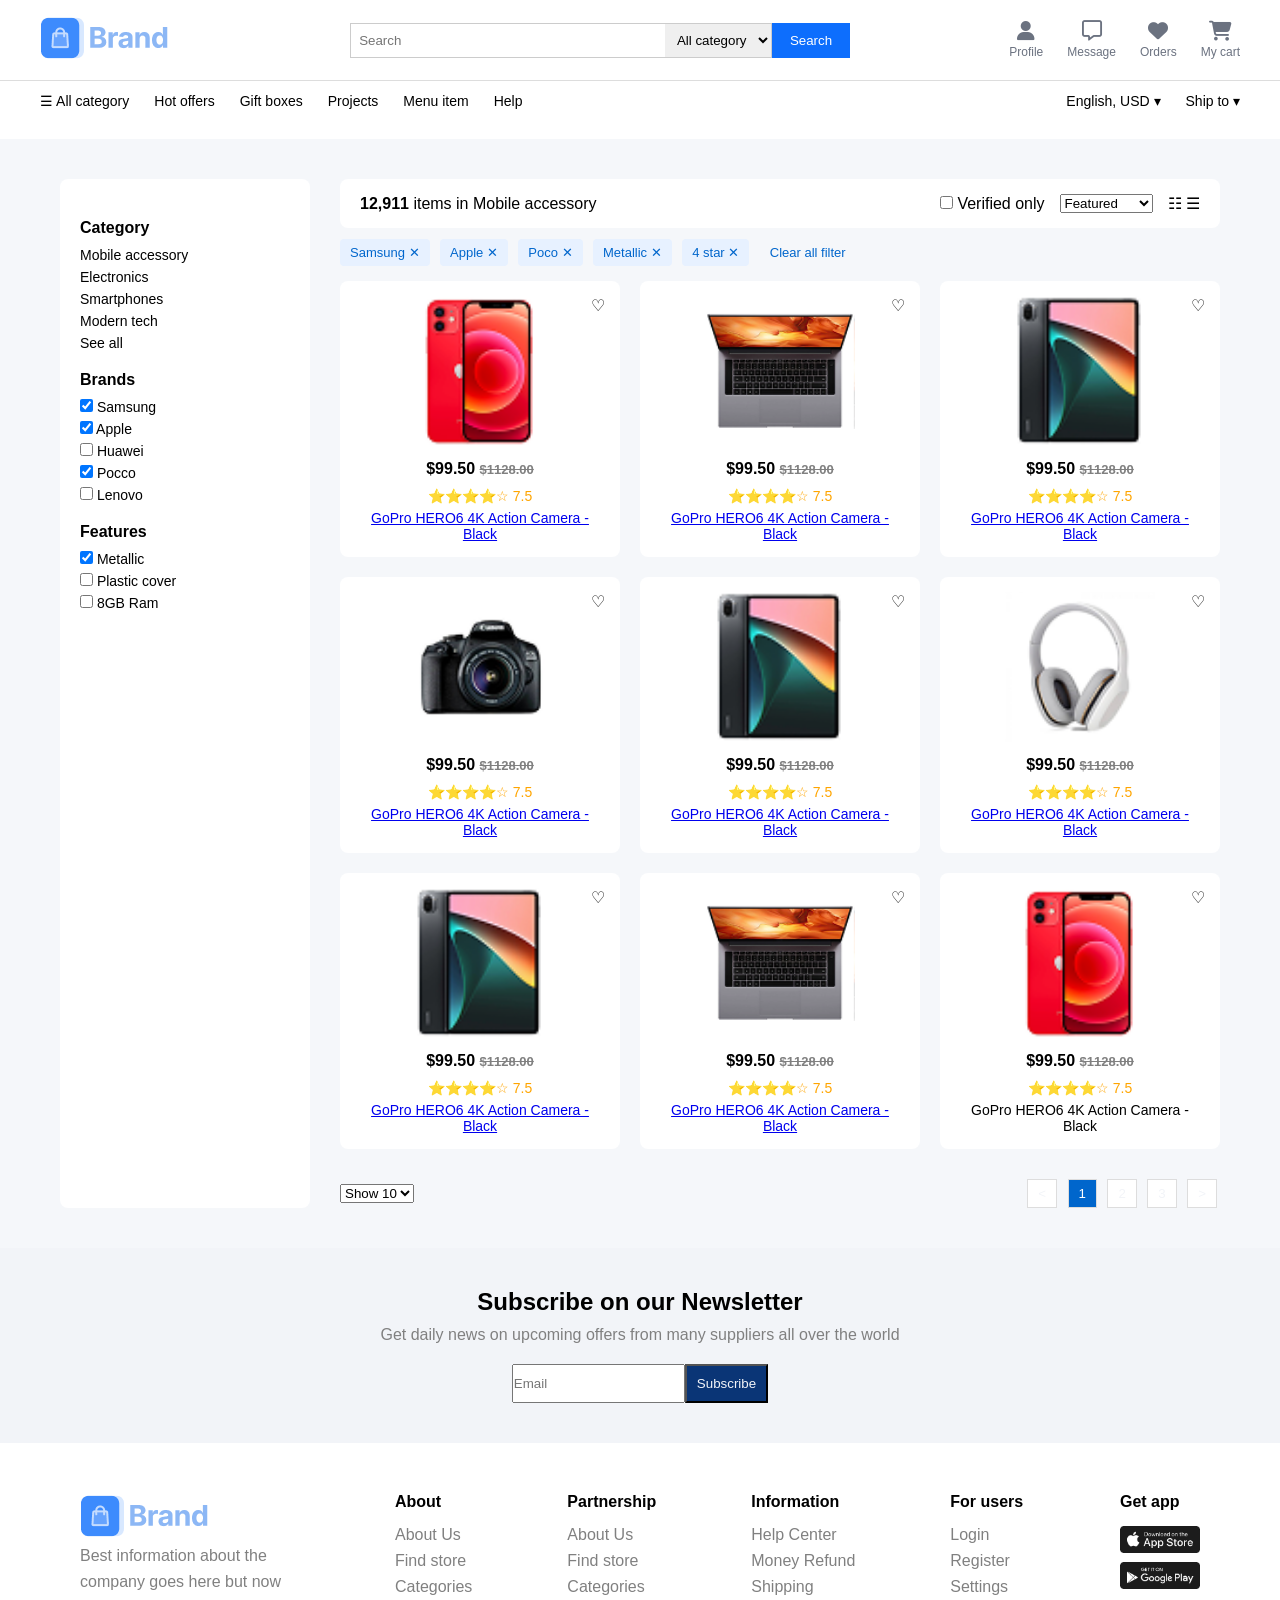
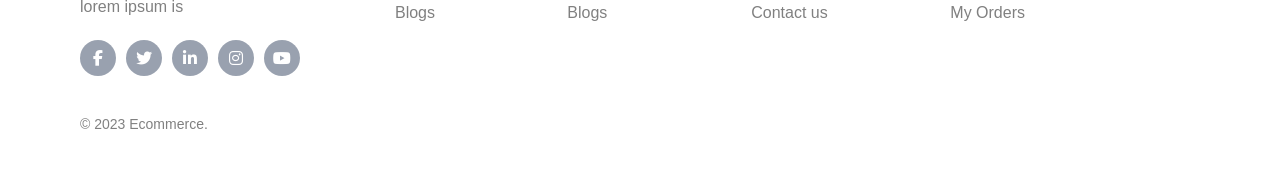
<file: listing.html>
<!DOCTYPE html>
<html lang="en">
<head>
    <meta charset="UTF-8">
    <meta name="viewport" content="width=device-width, initial-scale=1.0">
    <title>Products Listing page</title>
     <link rel="icon" href="icon.2.png">
    <link rel="stylesheet" href="2.css">
     <link rel="stylesheet" href="https://cdnjs.cloudflare.com/ajax/libs/font-awesome/6.5.0/css/all.min.css">
</head>
<body>
      <!-- ===== TOP HEADER ===== -->
<header class="top-header">
    <div class="container">

        <!-- Logo -->
          <div class="logo">
          <img src="logo-colored.png" >
          </div>

         <!-- search section -->
        <div class="search-section">
            <input type="text" class="search-input" placeholder="Search">
            <select id="category-dropdown">
                <option type="dropdown">All category</option>
                <option type="dropdown">All category</option>
                <option type="dropdown">All category</option>
                <option type="dropdown">All category</option>
                <option type="dropdown">All category</option>
            </select>
            <button class="search-button">Search</button>
        </div>

        <!-- user section -->
        <div class="user-section">
            <a href="#" class="section-item">
                <i class="fa-solid fa-user"></i>
                <span class="section-label">Profile</span>
            </a>
            <a href="#" class="section-item">
                <i class="fa-regular fa-message"></i>
                <span class="section-label">Message</span>
            </a>
            <a href="#" class="section-item">
                <i class="fa-solid fa-heart"></i>
                <span class="section-label">Orders</span>
            </a>
            <a href="#" class="section-item">
                <i class="fa-solid fa-cart-shopping"></i>
                <span class="section-label">My cart</span>
            </a>
        </div>

    </div>
</header>

<!-- ===== MENU BAR ===== -->
<nav class="menu-bar">
    <div class="container">

        <ul class="menu-left">
            <li>☰ All category</li>
            <li>Hot offers</li>
            <li>Gift boxes</li>
            <li>Projects</li>
            <li>Menu item</li>
            <li>Help</li>
        </ul>

        <ul class="menu-right">
            <li>English, USD ▾</li>
            <li>Ship to ▾</li>
        </ul>

    </div>
</nav> <br>

<section class="product-page">

  <!-- SIDEBAR -->
  <aside class="sidebar">
    <h4>Category</h4>
    <ul>
      <li>Mobile accessory</li>
      <li>Electronics</li>
      <li>Smartphones</li>
      <li>Modern tech</li>
      <li class="see-all">See all</li>
    </ul>

    <h4>Brands</h4>
    <label><input type="checkbox" checked> Samsung</label>
    <label><input type="checkbox" checked> Apple</label>
    <label><input type="checkbox"> Huawei</label>
    <label><input type="checkbox" checked> Pocco</label>
    <label><input type="checkbox"> Lenovo</label>

    <h4>Features</h4>
    <label><input type="checkbox" checked> Metallic</label>
    <label><input type="checkbox"> Plastic cover</label>
    <label><input type="checkbox"> 8GB Ram</label>
  </aside>


  <!-- RIGHT SIDE -->
  <div class="products-area">

    <!-- TOP BAR -->
    <div class="top-bar">
      <p><strong>12,911</strong> items in <span>Mobile accessory</span></p>

      <div class="top-actions">
        <label><input type="checkbox"> Verified only</label>

        <select>
          <option>Featured</option>
          <option>Low to High</option>
          <option>High to Low</option>
        </select>

        <div class="view-icons">
          <span>☷</span>
          <span>☰</span>
        </div>
      </div>
    </div>


    <!-- ACTIVE FILTER TAGS -->
    <div class="filter-tags">
      <span>Samsung ✕</span>
      <span>Apple ✕</span>
      <span>Poco ✕</span>
      <span>Metallic ✕</span>
      <span>4 star ✕</span>
      <span class="clear">Clear all filter</span>
    </div>


    <!-- PRODUCT GRID -->
     <div>
    
    <div class="product-grid">
      <!-- CARD -->
      <div class="product-card">
        <img src="electric kattle.png">
        <h4>$99.50 <span>$1128.00</span></h4>
        <div class="rating">⭐⭐⭐⭐☆ 7.5</div>
         <a href="Detail.html">
        <p>GoPro HERO6 4K Action Camera - Black</p></a>
        <div class="wishlist">♡</div>
      </div>

      <div class="product-card">
        <img src="image 34.png">
        <h4>$99.50 <span>$1128.00</span></h4>
        <div class="rating">⭐⭐⭐⭐☆ 7.5</div>
        <a href="Detail.html">
        <p>GoPro HERO6 4K Action Camera - Black</p></a>
        <div class="wishlist">♡</div>
      </div>

      <div class="product-card">
        <img src="smart phone.png">
        <h4>$99.50 <span>$1128.00</span></h4>
        <div class="rating">⭐⭐⭐⭐☆ 7.5</div>
        <a href="Detail.html">
        <p>GoPro HERO6 4K Action Camera - Black</p></a>
        <div class="wishlist">♡</div>
      </div>

      <div class="product-card">
        <img src="camera.png">
        <h4>$99.50 <span>$1128.00</span></h4>
        <div class="rating">⭐⭐⭐⭐☆ 7.5</div>
        <a href="Detail.html">
        <p>GoPro HERO6 4K Action Camera - Black</p></a>
        <div class="wishlist">♡</div>
      </div>

      <div class="product-card">
        <img src="smart phone.png">
        <h4>$99.50 <span>$1128.00</span></h4>
        <div class="rating">⭐⭐⭐⭐☆ 7.5</div>
        <a href="Detail.html">
        <p>GoPro HERO6 4K Action Camera - Black</p></a>
        <div class="wishlist">♡</div>
      </div>

      <div class="product-card">
        <img src="headphone.png">
        <h4>$99.50 <span>$1128.00</span></h4>
        <div class="rating">⭐⭐⭐⭐☆ 7.5</div>
        <a href="Detail.html">
        <p>GoPro HERO6 4K Action Camera - Black</p></a>
        <div class="wishlist">♡</div>
      </div>

      <div class="product-card">
        <img src="smart phone.png">
        <h4>$99.50 <span>$1128.00</span></h4>
        <div class="rating">⭐⭐⭐⭐☆ 7.5</div>
        <a href="Detail.html">
        <p>GoPro HERO6 4K Action Camera - Black</p></a>
        <div class="wishlist">♡</div>
      </div>

      <div class="product-card">
        <img src="image 34.png">
        <h4>$99.50 <span>$1128.00</span></h4>
        <div class="rating">⭐⭐⭐⭐☆ 7.5</div>
        <a href="Detail.html">
        <p>GoPro HERO6 4K Action Camera - Black</p></a>
        <div class="wishlist">♡</div>
      </div>

      <div class="product-card">
        <img src="electric kattle.png">
        <h4>$99.50 <span>$1128.00</span></h4>
        <div class="rating">⭐⭐⭐⭐☆ 7.5</div>
        <a href="Detail.html"></a>
        <p>GoPro HERO6 4K Action Camera - Black</p></a>
        <div class="wishlist">♡</div>
      </div>

    </div>
    </div>

    <!-- PAGINATION -->
    <div class="pagination">
      <select>
        <option>Show 10</option>
        <option>Show 20</option>
      </select>

      <div class="pages">
        <button>&lt;</button>
        <button class="active">1</button>
        <button>2</button>
        <button>3</button>
        <button>&gt;</button>
      </div>
    </div>

  </div>
</section>

<!-- ===NEWSLETTER === -->
 <section class="newsletter">
       <h2>Subscribe on our Newsletter</h2>
       <p>Get daily news on upcoming offers from many suppliers all over the world</p>

       <div class="Subscribe-box">
       <input type="email" placeholder="Email">
       <button>Subscribe</button>
       </div>
 </section>

 <!-- rough -->

<footer class="footer">
    <div class="footer-container">

        <!-- Brand Column -->
        <div class="footer-brand">
            <div class="logo">
          <img src="logo-colored.png" >
          </div>
            <p>Best information about the company goes here but now lorem ipsum is</p>

            <!-- social media links and icon-->
                <div class="social-icons">
                    <!-- facebook -->
                    <a href="#" class="social-icon" title="Facebook" id="facebook">
                        <i class="fa-brands fa-facebook-f"></i>
                    </a>
                    <!-- twitter -->
                    <a href="#" class="social-icon" title="twitter" id="twitter">
                        <i class="fa-brands fa-twitter"></i>
                    </a>
                    <!-- linkedin -->
                    <a href="#" class="social-icon" title="linkedin" id="linkedin">
                        <i class="fa-brands fa-linkedin-in"></i>
                    </a>
                    <!-- instagram -->
                    <a href="#" class="social-icon" title="instagram" id="instagram">
                        <i class="fa-brands fa-instagram"></i>
                    </a>
                    <!-- youtube -->
                    <a href="#" class="social-icon" title="youtube" id="youtube">
                        <i class="fa-brands fa-youtube"></i>
                    </a>
                </div>
        </div>

         <!-- Columns -->
        <div class="footer-column">
            <h4>About</h4>
            <p>About Us</p>
            <p>Find store</p>
            <p>Categories</p>
            <p>Blogs</p>
        </div>

        <div class="footer-column">
            <h4>Partnership</h4>
            <p>About Us</p>
            <p>Find store</p>
            <p>Categories</p>
            <p>Blogs</p>
        </div>

        <div class="footer-column">
            <h4>Information</h4>
            <p>Help Center</p>
            <p>Money Refund</p>
            <p>Shipping</p>
            <p>Contact us</p>
        </div>

        <div class="footer-column">
            <h4>For users</h4>
            <p>Login</p>
            <p>Register</p>
            <p>Settings</p>
            <p>My Orders</p>
        </div>

        <div class="footer-column">
    <h4>Get app</h4>

    <div class="app-buttons">
        <a href="#">
            <img src="market-button.png" alt="App Store">
        </a>

        <a href="#">
            <img src="Group.png" alt="Google Play">
        </a>
    </div>
</div>

    </div>

    <div class="copyright">
        © 2023 Ecommerce.   
    </div>
    

</footer>

<script>
        document.addEventListener('DOMContentLoaded', () => {
            
            // 1. Pagination Interactivity
            const pageButtons = document.querySelectorAll('.pages button');

            pageButtons.forEach(button => {
                button.addEventListener('click', function() {
                    if (!this.classList.contains('active')) {
                        const currentActive = document.querySelector('.pages .active');
                        if (currentActive) {
                            currentActive.classList.remove('active');
                        }
                        this.classList.add('active');
                        console.log("Navigated to Page: " + this.innerText);
                    }
                });
            });

            // 2. Wishlist Heart Toggle
            const wishlistIcons = document.querySelectorAll('.wishlist');
            wishlistIcons.forEach(icon => {
                icon.addEventListener('click', function() {
                    this.classList.toggle('active-heart'); // CSS mein heart red karne ke liye
                    if (this.style.color === 'red') {
                        this.style.color = 'gray';
                    } else {
                        this.style.color = 'red';
                    }
                });
            });

            // 3. Clear Filters Logic
            const clearBtn = document.querySelector('.filter-tags .clear');
            if (clearBtn) {
                clearBtn.addEventListener('click', () => {
                    const tags = document.querySelectorAll('.filter-tags span:not(.clear)');
                    tags.forEach(tag => tag.remove());
                });
            }
        });
    </script>


</body>
</html>
</file>
<file: 2.css>
* {
    margin: 0;
    padding: 0;
    box-sizing: border-box;
    font-family: Arial, sans-serif;
}

/* Reusable container */
.container {
    width: 1200px;
    margin: auto;
    display: flex;
    justify-content: space-between;
    align-items: center;
}

/* Search Section */
.search-section {
    display: flex;
    width: 500px;
}



.search-section input {
    flex: 1;
    padding: 8px;
    border: 1px solid #ccc;
    border-right: none;
}

.search-section select {
    padding: 8px;
    border: 1px solid #ccc;
    border-left: none;
}

.search-section button {
    padding: 8px 18px;
    background: #0d6efd;
    color: white;
    border: none;
    cursor: pointer;
}

.search-section button:hover {
    background: #0b5ed7;
}


/* header icons*/
.user-section{
    display: flex;
    gap: 24px;
    align-items: center;
}

.section-item{
    display: flex;
    flex-direction: column;
    align-items: center;
    gap: 4px;
    cursor: pointer;
    color: rgb(107, 114, 128);
    text-decoration: none;
    transition: color 0.2s;
}
.section-item:hover{
    color: rgb(59, 130, 246);
}

.user-section i{
    font-size: 20px;
}

.section-label{
    font-size: 12px;
}

/* top header */
.top-header {
  border-bottom: 1px solid #ddd;
  padding: 15px 0;
}


/* ===== MENU BAR ===== */
.menu-bar .container {
  padding: 12px 0;
    background: #fff;
    display: flex;
    justify-content: space-between;
    align-items: center;
}

.menu-bar ul {
    list-style: none;
    display: flex;
    gap: 25px;
    font-size: 14px;
    cursor: pointer;
}

.menu-bar li:hover {
    color: #0d6efd;
}

.newsletter {
    text-align: center;
    padding: 40px 30px;
    background: #f2f4f8;
}

.newsletter h2{
    margin-bottom: 10px;
}

.newsletter p{
    color: grey;
    margin-bottom: 20px;
}

.Subscribe-box{
    display: flex;
    justify-content: center;
}

.subscribe-box input {
    padding: 10px;
    width: 250px;
    border: 1px solid #ccc;
}

 button {
    padding: 10px 10px;
    background: #0a3576;
    color: #f2f4f8;
}

.footer {
    background: #ffffff;
    padding: 50px 80px;
}

.footer-container {
    display: flex;
    justify-content: space-between;
    flex-wrap: wrap;
}

.footer-brand {
    width: 220px;
}

.footer-brand p {
    color: gray;
    font-size: 16px;
    line-height: 1.6;
    margin-bottom: 20px;

}


.social-icons {
    display: flex;
    gap: 10px;
}

.social-icon {
    width: 36px;
    height: 36px;
    background-color: rgb(153, 161, 175);
    border-radius: 50%;
    display: flex;
    align-items: center;
    justify-content: center;
    color: white;
    text-decoration: none;
    font-size: 16px;
}

#facebook:hover{
    background-color: rgb(24, 119, 242);
}
#twitter:hover{
    background-color: rgb(29, 161, 242);
}
#linkedin:hover{
    background-color: rgb(0, 119, 181);
}
#instagram:hover{
  background: radial-gradient(circle at 30% 107%, #fdf497 0%, #fdf497 5%, #fd5949 45%, #d6249f 60%, #285AEB 90%);
}
#youtube:hover{
    background-color: rgb(255, 0, 0);
}

.footer-column h4 {
    margin-bottom: 15px;
}

.footer-column p {
    color: gray;
    margin-bottom: 8px;
    cursor: pointer;
}

.footer-column p:hover {
    color: #0d6efd;
}

.footer-column h4 {
  font-size: 16px;
  margin-bottom: 15px;
}

.app-buttons {
  display: flex;
  flex-direction: column;
  gap: 5px;
}

.app-buttons img {
  width: 80px;
  cursor: pointer;
}

.copyright {
    text-align: justify;
    margin-top: 40px;
    color: gray;
    font-size: 14px;
}


.product-page {
  display: flex;
  gap: 30px;
  padding: 40px 60px;
  background: #f5f7fa;
}

/* SIDEBAR */
.sidebar {
  width: 250px;
  background: white;
  padding: 20px;
  border-radius: 8px;
}

.sidebar h4 {
  margin: 20px 0 10px;
}

.sidebar label {
  display: block;
  margin-bottom: 6px;
  font-size: 14px;
}

.sidebar ul {
  list-style: none;
  padding: 0;
}

.sidebar ul li {
  margin-bottom: 6px;
  font-size: 14px;
}

/* RIGHT SIDE */
.products-area {
  flex: 1;
}

/* TOP BAR */
.top-bar {
  display: flex;
  justify-content: space-between;
  align-items: center;
  background: white;
  padding: 15px 20px;
  border-radius: 8px;
  margin-bottom: 15px;
}

.top-actions {
  display: flex;
  gap: 15px;
  align-items: center;
}

/* FILTER TAGS */
.filter-tags {
  margin-bottom: 20px;
}

.filter-tags span {
  background: #e7f1ff;
  color: #0066cc;
  padding: 6px 10px;
  border-radius: 4px;
  margin-right: 6px;
  font-size: 13px;
}

.filter-tags .clear {
  background: none;
  color: #0066cc;
  cursor: pointer;
}

/* PRODUCT GRID */
.product-grid {
  display: grid;
  grid-template-columns: repeat(3, 1fr);
  gap: 20px;
}

.product-card {
  background: white;
  padding: 15px;
  border-radius: 8px;
  position: relative;
  text-align: center;
}

.product-card img {
  width: 150px;
  height: 150px;
  object-fit: contain;
}

.product-card h4 {
  margin: 10px 0;
}

.product-card h4 span {
  text-decoration: line-through;
  color: gray;
  font-size: 13px;
}

.rating {
  color: orange;
  font-size: 14px;
}

.product-card p {
  font-size: 14px;
  margin-top: 6px;
}

.wishlist {
  position: absolute;
  right: 15px;
  top: 15px;
  cursor: pointer;
}

/* PAGINATION */
.pagination {
  margin-top: 30px;
  display: flex;
  justify-content: space-between;
  align-items: center;
}

.pages button {
  padding: 6px 10px;
  margin: 0 3px;
  border: 1px solid #ddd;
  background: white;
  cursor: pointer;
}
.pages button:hover {
    background: #f0f0f0;
    border-color: #0066cc;
}

.pages .active {
  background: #0066cc;
  color: white;
}
</file>
